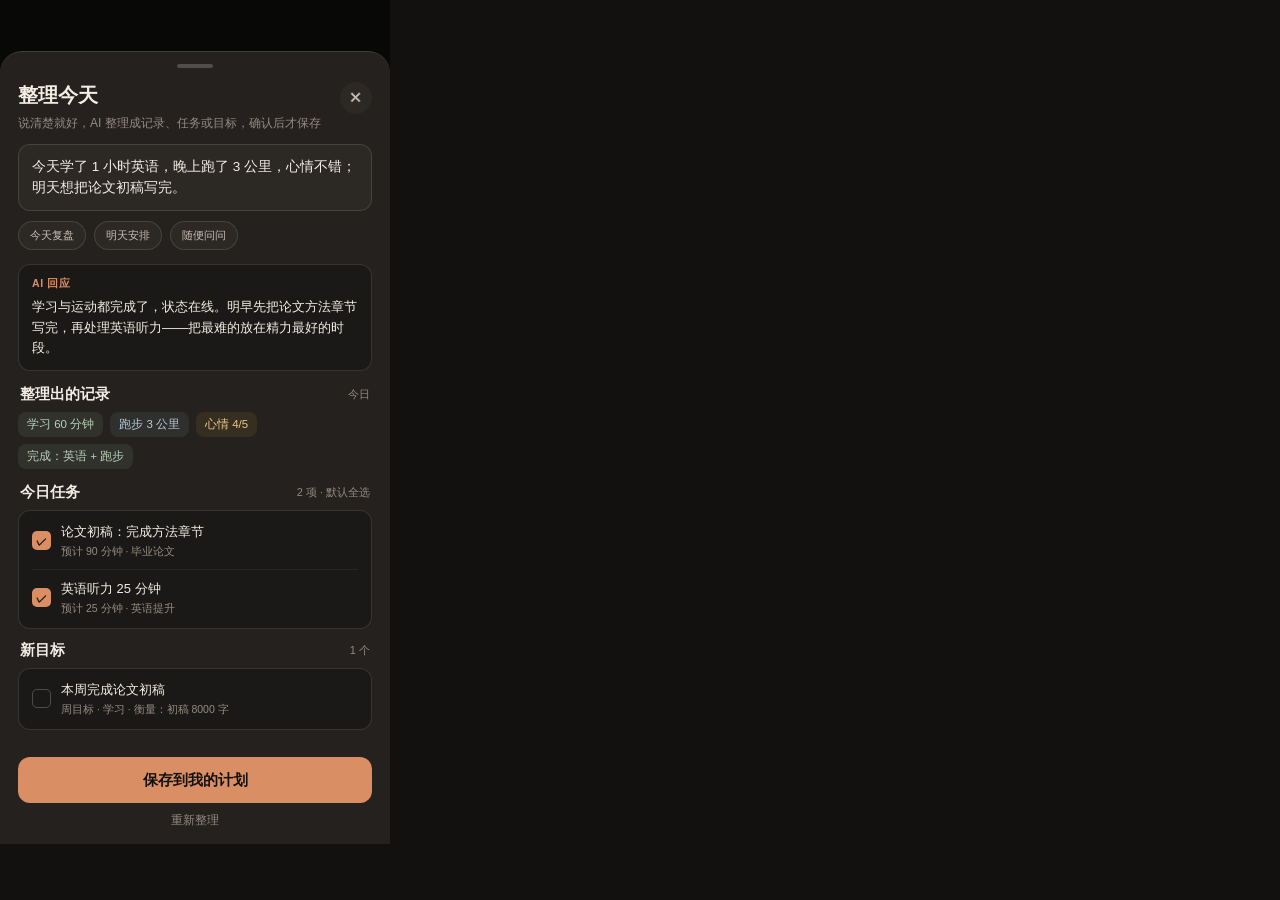
<file: tools/design-preview-capture.html>
<!DOCTYPE html><html lang="zh-CN"><head><meta charset="utf-8">
<style>
*{box-sizing:border-box;margin:0;padding:0;-webkit-font-smoothing:antialiased}
:root{--bg:#121110;--surface:#1B1917;--hi:#24211E;--var:#2C2824;--border:rgba(255,255,255,.12);
--accent:#D98E63;--pos:#9DBF9E;--warn:#D9A441;--info:#8FA8B8;--t1:#F3EDE4;--t2:#C9C0B4;--t3:#948B80}
body{width:390px;height:844px;background:var(--bg);font-family:-apple-system,"Segoe UI","PingFang SC","Microsoft YaHei",sans-serif;color:var(--t1);overflow:hidden;position:relative}
.dim{position:absolute;inset:0;background:rgba(0,0,0,.55)}
.sheet{position:absolute;left:0;right:0;bottom:0;height:94%;border-radius:22px 22px 0 0;background:var(--hi);border-top:1px solid var(--border);padding:10px 18px 16px;display:flex;flex-direction:column}
.handle{width:36px;height:4px;border-radius:2px;background:rgba(255,255,255,.20);margin:2px auto 14px}
.head{display:flex;align-items:flex-start;justify-content:space-between;margin-bottom:12px}
h2{font-size:20px;font-weight:600}
.sub{font-size:12px;color:var(--t3);margin-top:5px;line-height:1.5}
.close{width:32px;height:32px;border-radius:16px;background:var(--var);display:flex;align-items:center;justify-content:center;color:var(--t2);font-size:14px}
.input{border-radius:12px;background:var(--var);border:1px solid var(--border);padding:12px 13px;font-size:13.5px;line-height:1.55;color:var(--t1);margin-bottom:10px}
.chips{display:flex;gap:8px;margin-bottom:14px}
.chip{font-size:11px;color:var(--t2);background:var(--var);border:1px solid var(--border);padding:6px 11px;border-radius:999px}
.reply{border-radius:12px;background:var(--surface);border:1px solid var(--border);padding:12px 13px;margin-bottom:14px}
.rt{font-size:10.5px;letter-spacing:.6px;color:var(--accent);font-weight:600;margin-bottom:6px}
.rb{font-size:13px;line-height:1.55}
.sec{display:flex;justify-content:space-between;align-items:center;margin:0 2px 8px}
.sech{font-size:14.5px;font-weight:600}
.secm{font-size:11px;color:var(--t3)}
.tags{display:flex;flex-wrap:wrap;gap:7px;margin-bottom:14px}
.tg{font-size:11.5px;padding:5px 9px;border-radius:8px;background:rgba(157,191,158,.10);color:#B9D1BA}
.tg.b{background:rgba(143,168,184,.10);color:#B7CBD6}
.tg.o{background:rgba(217,164,65,.10);color:#E7C886}
.list{border-radius:12px;background:var(--surface);border:1px solid var(--border);padding:2px 13px;margin-bottom:12px}
.row{display:flex;align-items:center;gap:10px;padding:10px 0;border-bottom:1px solid rgba(255,255,255,.06)}
.row:last-child{border-bottom:0}
.cb{width:19px;height:19px;border-radius:5px;background:var(--accent);display:flex;align-items:center;justify-content:center;color:#121110;font-size:11px;font-weight:800;flex:0 0 auto}
.cb.off{background:transparent;border:1.5px solid rgba(255,255,255,.22);color:transparent}
.rt2{flex:1;font-size:13px;line-height:1.4}
.rm{font-size:10.5px;color:var(--t3);margin-top:3px}
.footer{margin-top:auto;padding-top:10px}
.btn{height:46px;border-radius:12px;display:flex;align-items:center;justify-content:center;font-size:14.5px;font-weight:600}
.btn.main{background:var(--accent);color:#121110}
.link{text-align:center;font-size:11.5px;color:var(--t3);padding-top:10px}
</style></head><body>
<div class="dim"></div>
<div class="sheet">
  <div class="handle"></div>
  <div class="head"><div><h2>整理今天</h2><div class="sub">说清楚就好，AI 整理成记录、任务或目标，确认后才保存</div></div><div class="close">✕</div></div>
  <div class="input">今天学了 1 小时英语，晚上跑了 3 公里，心情不错；明天想把论文初稿写完。</div>
  <div class="chips"><div class="chip">今天复盘</div><div class="chip">明天安排</div><div class="chip">随便问问</div></div>
  <div class="reply"><div class="rt">AI 回应</div><div class="rb">学习与运动都完成了，状态在线。明早先把论文方法章节写完，再处理英语听力——把最难的放在精力最好的时段。</div></div>
  <div class="sec"><div class="sech">整理出的记录</div><div class="secm">今日</div></div>
  <div class="tags"><span class="tg">学习 60 分钟</span><span class="tg b">跑步 3 公里</span><span class="tg o">心情 4/5</span><span class="tg">完成：英语 + 跑步</span></div>
  <div class="sec"><div class="sech">今日任务</div><div class="secm">2 项 · 默认全选</div></div>
  <div class="list">
    <div class="row"><div class="cb">✓</div><div class="rt2">论文初稿：完成方法章节<div class="rm">预计 90 分钟 · 毕业论文</div></div></div>
    <div class="row"><div class="cb">✓</div><div class="rt2">英语听力 25 分钟<div class="rm">预计 25 分钟 · 英语提升</div></div></div>
  </div>
  <div class="sec"><div class="sech">新目标</div><div class="secm">1 个</div></div>
  <div class="list">
    <div class="row"><div class="cb off">✓</div><div class="rt2">本周完成论文初稿<div class="rm">周目标 · 学习 · 衡量：初稿 8000 字</div></div></div>
  </div>
  <div class="footer"><div class="btn main">保存到我的计划</div><div class="link">重新整理</div></div>
</div>
</body></html>
</file>
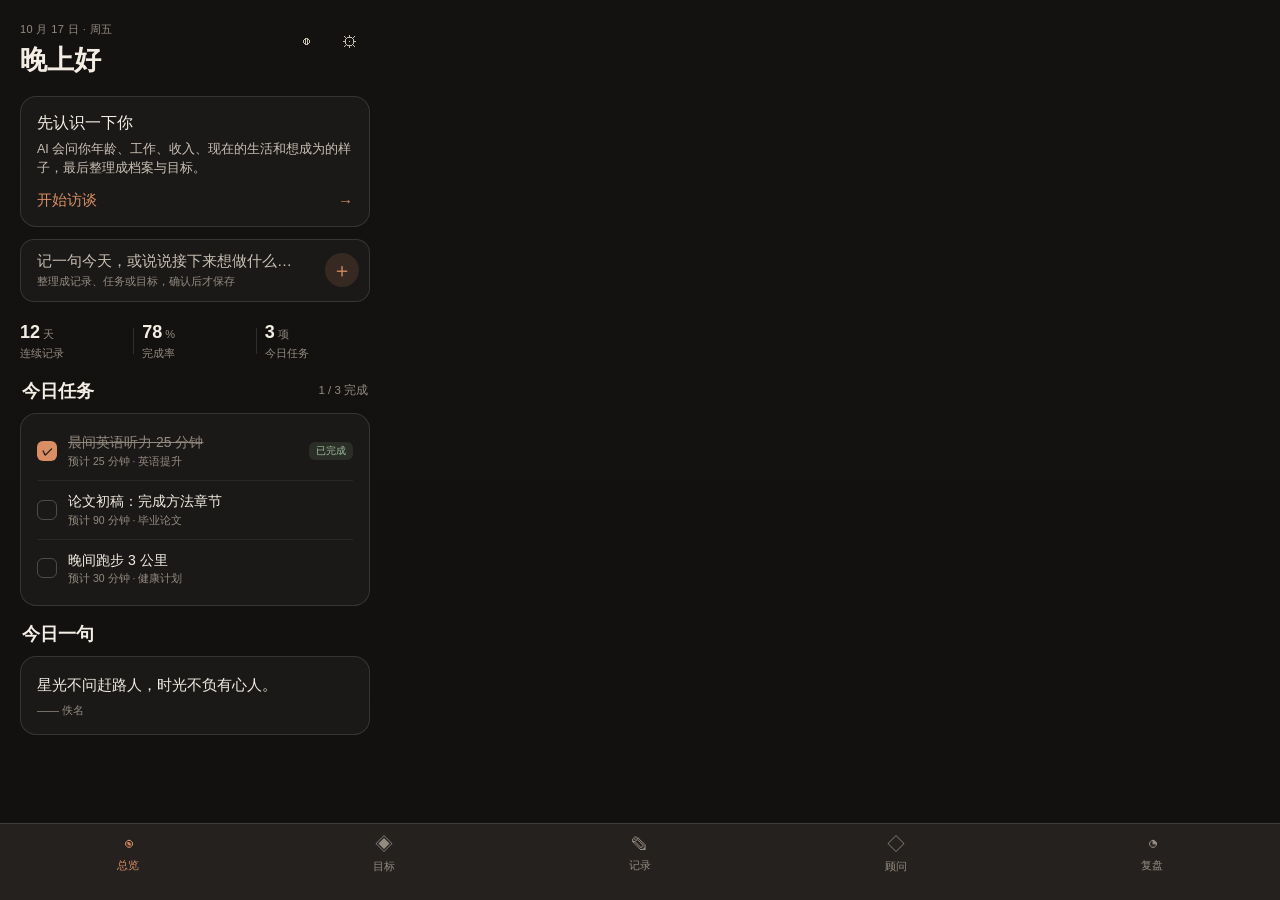
<file: tools/design-preview-home.html>
<!DOCTYPE html><html lang="zh-CN"><head><meta charset="utf-8">
<style>
*{box-sizing:border-box;margin:0;padding:0;-webkit-font-smoothing:antialiased}
:root{--bg:#121110;--surface:#1B1917;--hi:#24211E;--var:#2C2824;--border:rgba(255,255,255,.12);
--accent:#D98E63;--accent2:#C4764B;--sage:#8FAE8B;--pos:#9DBF9E;--warn:#D9A441;--info:#8FA8B8;
--t1:#F3EDE4;--t2:#C9C0B4;--t3:#948B80}
body{width:390px;height:844px;background:linear-gradient(180deg,#141210,#121110);font-family:-apple-system,"Segoe UI","PingFang SC","Microsoft YaHei",sans-serif;color:var(--t1);overflow:hidden}
.screen{height:100%;overflow:hidden;padding:22px 20px 0}
.head{display:flex;align-items:flex-start;justify-content:space-between;margin-bottom:18px}
.date{font-size:11px;letter-spacing:.4px;color:var(--t3)}
.h1{font-size:27px;font-weight:600;letter-spacing:-.2px;margin-top:5px}
.actions{display:flex;gap:4px}
.iconbtn{width:40px;height:40px;border-radius:20px;display:flex;align-items:center;justify-content:center;color:var(--t2);font-size:16px}
.card{border-radius:16px;background:var(--surface);border:1px solid var(--border);padding:16px;margin-bottom:12px}
.card.tap{display:flex;flex-direction:column}
.ct{font-size:15.5px;font-weight:500}
.cs{font-size:12.5px;line-height:1.55;color:var(--t2);margin-top:6px}
.cta{display:flex;justify-content:space-between;align-items:center;margin-top:12px;color:var(--accent);font-size:15px;font-weight:500}
.askbar{border-radius:14px;background:var(--surface);border:1px solid var(--border);padding:12px 10px 12px 16px;display:flex;align-items:center;gap:10px;margin-bottom:18px}
.askbar .tx{flex:1}
.askbar .p{font-size:15px;color:var(--t2);white-space:nowrap;overflow:hidden;text-overflow:ellipsis}
.askbar .h{font-size:11px;color:var(--t3);margin-top:3px;white-space:nowrap;overflow:hidden;text-overflow:ellipsis}
.plus{width:34px;height:34px;border-radius:17px;background:rgba(217,142,99,.14);color:var(--accent);display:flex;align-items:center;justify-content:center;font-size:20px}
.stats{display:flex;align-items:center;padding:2px 0 18px}
.stat{flex:1}
.stat .num{font-size:18px;font-weight:600}
.stat .num span{font-size:11px;color:var(--t3);font-weight:400;margin-left:3px}
.stat .lab{font-size:11px;color:var(--t3);margin-top:3px}
.vd{width:1px;height:26px;background:var(--border);margin:0 8px}
.sec{display:flex;align-items:center;justify-content:space-between;margin:0 2px 10px}
.sech{font-size:18px;font-weight:600}
.secm{font-size:11.5px;color:var(--t3)}
.tasks{border-radius:16px;background:var(--surface);border:1px solid var(--border);padding:8px 16px;margin-bottom:16px}
.task{display:flex;align-items:center;gap:11px;padding:11px 0;border-bottom:1px solid rgba(255,255,255,.06)}
.task:last-child{border-bottom:0}
.cb{width:20px;height:20px;border-radius:6px;border:1.5px solid rgba(255,255,255,.22);flex:0 0 auto;display:flex;align-items:center;justify-content:center;font-size:11px;color:#121110}
.cb.on{background:var(--accent);border-color:transparent;font-weight:800}
.tk{flex:1}
.tk .tt{font-size:14px;line-height:1.35}
.tk .tt.done{color:var(--t3);text-decoration:line-through}
.tk .tm{font-size:10.5px;color:var(--t3);margin-top:3px}
.pill{font-size:10px;color:var(--pos);background:rgba(157,191,158,.12);padding:2px 7px;border-radius:6px}
.nav{position:absolute;left:0;right:0;bottom:0;background:var(--hi);border-top:1px solid var(--border);padding-bottom:18px}
.nav .row{display:flex;height:58px;align-items:center}
.nav .it{flex:1;display:flex;flex-direction:column;align-items:center;gap:3px;color:var(--t3);font-size:11px}
.nav .it .i{font-size:18px}
.nav .it.sel{color:var(--accent)}
</style></head><body>
<div class="screen">
  <div class="head">
    <div><div class="date">10 月 17 日 · 周五</div><div class="h1">晚上好</div></div>
    <div class="actions"><div class="iconbtn">◍</div><div class="iconbtn">⚙</div></div>
  </div>
  <div class="card tap">
    <div class="ct">先认识一下你</div>
    <div class="cs">AI 会问你年龄、工作、收入、现在的生活和想成为的样子，最后整理成档案与目标。</div>
    <div class="cta"><span>开始访谈</span><span>→</span></div>
  </div>
  <div class="askbar"><div class="tx"><div class="p">记一句今天，或说说接下来想做什么…</div><div class="h">整理成记录、任务或目标，确认后才保存</div></div><div class="plus">＋</div></div>
  <div class="stats">
    <div class="stat"><div class="num">12<span>天</span></div><div class="lab">连续记录</div></div><div class="vd"></div>
    <div class="stat"><div class="num">78<span>%</span></div><div class="lab">完成率</div></div><div class="vd"></div>
    <div class="stat"><div class="num">3<span>项</span></div><div class="lab">今日任务</div></div>
  </div>
  <div class="sec"><div class="sech">今日任务</div><div class="secm">1 / 3 完成</div></div>
  <div class="tasks">
    <div class="task"><div class="cb on">✓</div><div class="tk"><div class="tt done">晨间英语听力 25 分钟</div><div class="tm">预计 25 分钟 · 英语提升</div></div><div class="pill">已完成</div></div>
    <div class="task"><div class="cb"></div><div class="tk"><div class="tt">论文初稿：完成方法章节</div><div class="tm">预计 90 分钟 · 毕业论文</div></div></div>
    <div class="task"><div class="cb"></div><div class="tk"><div class="tt">晚间跑步 3 公里</div><div class="tm">预计 30 分钟 · 健康计划</div></div></div>
  </div>
  <div class="sec"><div class="sech">今日一句</div></div>
  <div class="card"><div style="font-size:15px;line-height:1.55">星光不问赶路人，时光不负有心人。</div><div style="font-size:11px;color:var(--t3);margin-top:6px">—— 佚名</div></div>
  <div class="nav"><div class="row">
    <div class="it sel"><div class="i">◉</div><div>总览</div></div>
    <div class="it"><div class="i">◈</div><div>目标</div></div>
    <div class="it"><div class="i">✎</div><div>记录</div></div>
    <div class="it"><div class="i">◇</div><div>顾问</div></div>
    <div class="it"><div class="i">◔</div><div>复盘</div></div>
  </div></div>
</div></body></html>
</file>
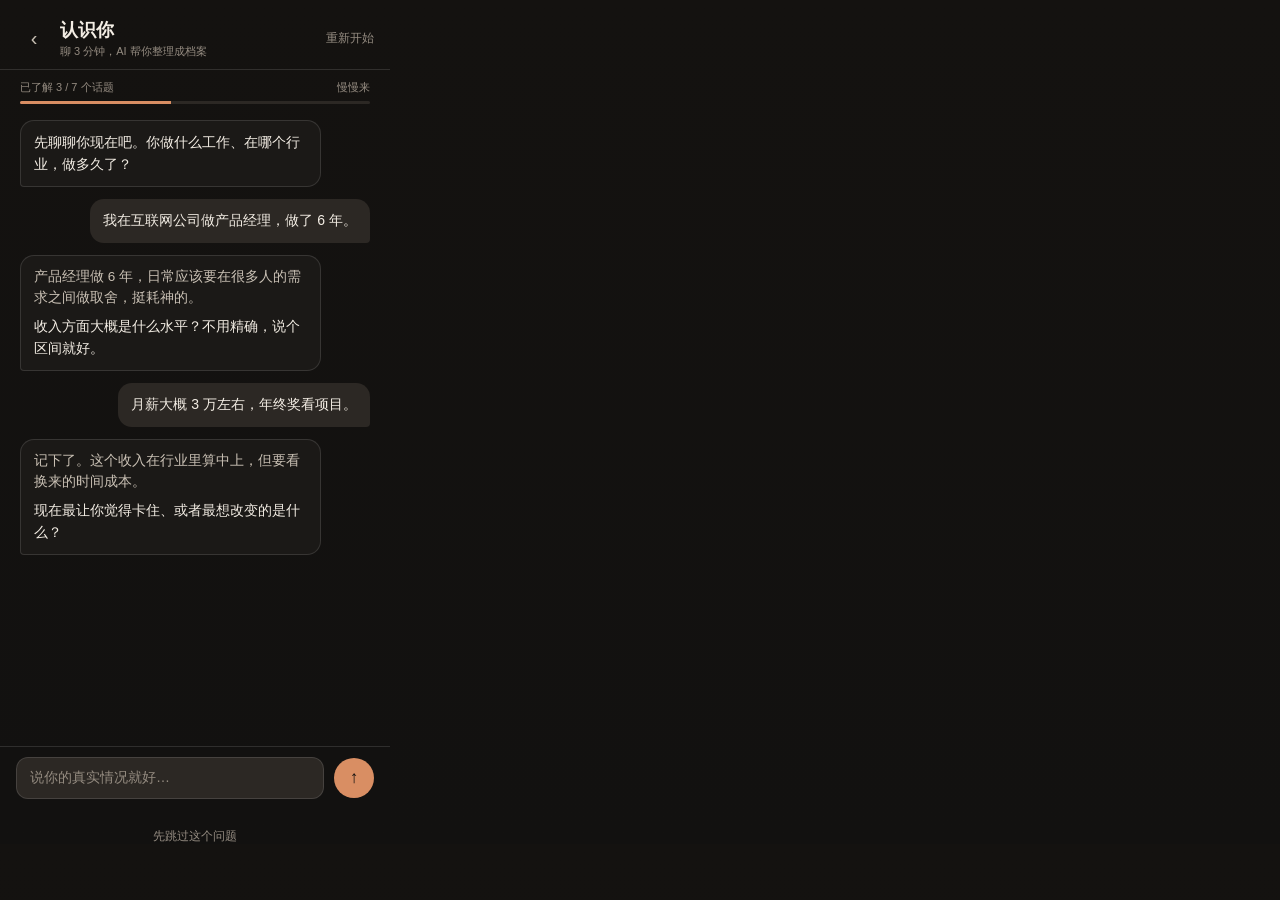
<file: tools/design-preview-interview.html>
<!DOCTYPE html><html lang="zh-CN"><head><meta charset="utf-8">
<style>
*{box-sizing:border-box;margin:0;padding:0;-webkit-font-smoothing:antialiased}
:root{--bg:#121110;--surface:#1B1917;--hi:#24211E;--var:#2C2824;--border:rgba(255,255,255,.12);
--accent:#D98E63;--t1:#F3EDE4;--t2:#C9C0B4;--t3:#948B80}
body{width:390px;height:844px;background:linear-gradient(180deg,#141210,#121110);font-family:-apple-system,"Segoe UI","PingFang SC","Microsoft YaHei",sans-serif;color:var(--t1);overflow:hidden;display:flex;flex-direction:column}
.header{padding:18px 16px 10px;display:flex;align-items:center;gap:8px;border-bottom:1px solid var(--border)}
.back{width:36px;height:36px;display:flex;align-items:center;justify-content:center;color:var(--t2);font-size:20px}
.ht{flex:1}
.ht .t{font-size:18px;font-weight:600}
.ht .s{font-size:11px;color:var(--t3);margin-top:2px}
.restart{font-size:11.5px;color:var(--t3)}
.progress{padding:10px 20px 0}
.pline{display:flex;justify-content:space-between;font-size:11px;color:var(--t3);margin-bottom:6px}
.bar{height:3px;border-radius:2px;background:var(--var);overflow:hidden}
.bar i{display:block;height:100%;width:43%;background:var(--accent)}
.chat{flex:1;padding:16px 20px;display:flex;flex-direction:column;gap:12px;overflow:hidden}
.ai{align-self:flex-start;max-width:86%;background:var(--surface);border:1px solid var(--border);border-radius:14px 14px 14px 4px;padding:11px 13px;font-size:14px;line-height:1.55;color:var(--t1)}
.ai .reply{color:var(--t2);font-size:13.5px;margin-bottom:7px}
.ai .q{font-weight:500}
.me{align-self:flex-end;max-width:80%;background:var(--var);border-radius:14px 14px 4px 14px;padding:11px 13px;font-size:14px;line-height:1.55;color:var(--t1)}
.meta{align-self:center;font-size:10.5px;color:var(--t3);margin:2px 0}
.inputbar{border-top:1px solid var(--border);padding:10px 16px 22px;display:flex;align-items:center;gap:10px;background:var(--bg)}
.field{flex:1;background:var(--var);border:1px solid var(--border);border-radius:12px;padding:11px 13px;font-size:14px;color:var(--t3)}
.send{width:40px;height:40px;border-radius:20px;background:var(--accent);color:#121110;display:flex;align-items:center;justify-content:center;font-size:17px;font-weight:800}
.skip{text-align:center;font-size:11.5px;color:var(--t3);padding:8px 0 0}
</style></head><body>
<div class="header"><div class="back">‹</div><div class="ht"><div class="t">认识你</div><div class="s">聊 3 分钟，AI 帮你整理成档案</div></div><div class="restart">重新开始</div></div>
<div class="progress"><div class="pline"><span>已了解 3 / 7 个话题</span><span>慢慢来</span></div><div class="bar"><i></i></div></div>
<div class="chat">
  <div class="ai"><div class="q">先聊聊你现在吧。你做什么工作、在哪个行业，做多久了？</div></div>
  <div class="me">我在互联网公司做产品经理，做了 6 年。</div>
  <div class="ai"><div class="reply">产品经理做 6 年，日常应该要在很多人的需求之间做取舍，挺耗神的。</div><div class="q">收入方面大概是什么水平？不用精确，说个区间就好。</div></div>
  <div class="me">月薪大概 3 万左右，年终奖看项目。</div>
  <div class="ai"><div class="reply">记下了。这个收入在行业里算中上，但要看换来的时间成本。</div><div class="q">现在最让你觉得卡住、或者最想改变的是什么？</div></div>
</div>
<div class="inputbar"><div class="field">说你的真实情况就好…</div><div class="send">↑</div></div>
<div class="skip">先跳过这个问题</div>
</body></html>
</file>
